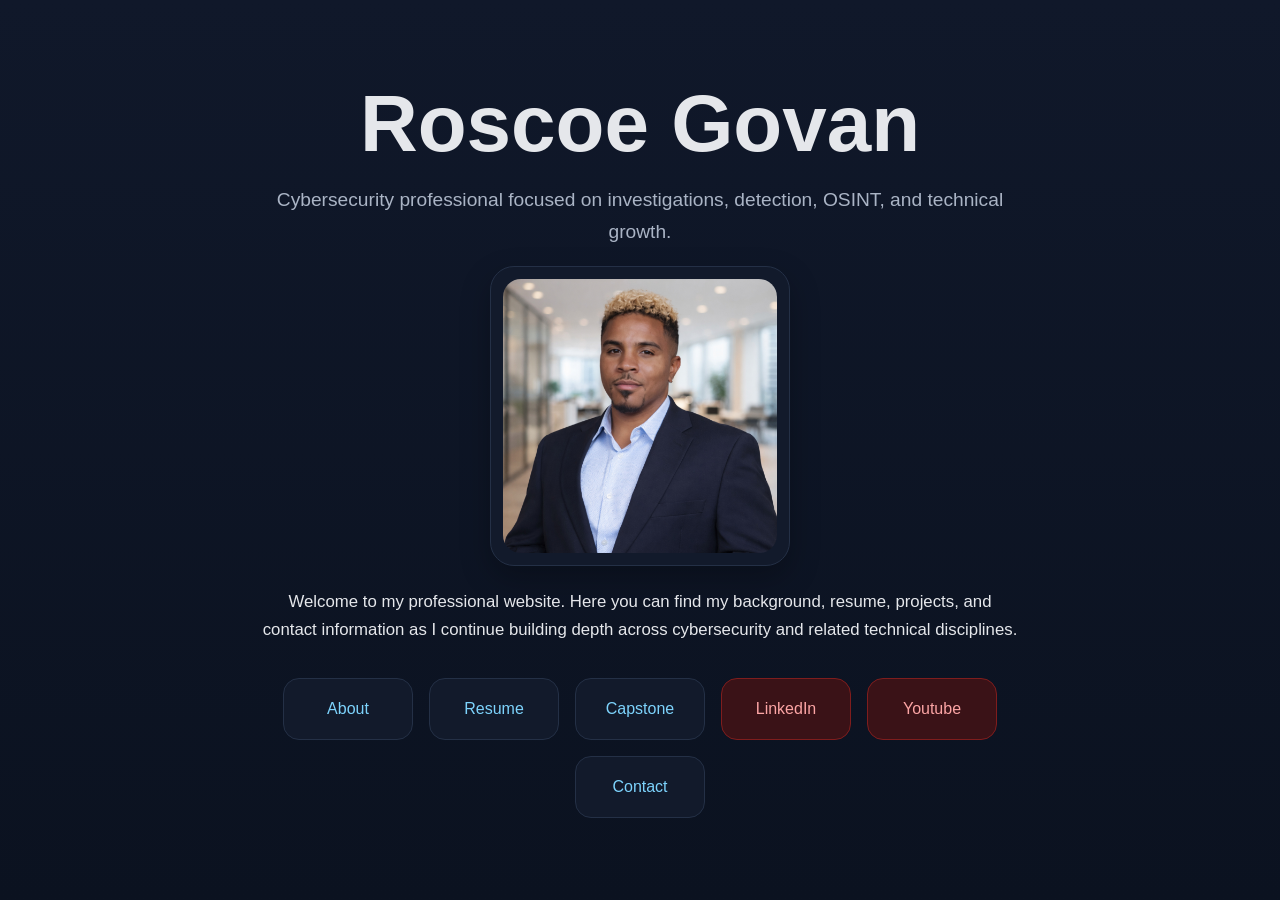
<file: index.html>
<!DOCTYPE html>
<html lang="en">
<head>
  <!-- Basic character encoding for the page -->
  <meta charset="UTF-8" />

  <!-- Makes the site scale properly on phones, tablets, and desktops -->
  <meta name="viewport" content="width=device-width, initial-scale=1.0" />

  <!-- The title shown in the browser tab -->
  <title>Home | Roscoe Govan</title>

  <!-- Short description used by search engines and link previews -->
  <meta
    name="description"
    content="Home page for Roscoe Govan's professional cybersecurity website."
  />

  <!-- Links this HTML page to your main stylesheet -->
  <link rel="stylesheet" href="style.css" />
</head>
<body>
  <!--
    Main landing page wrapper.
    This centers the Home page content vertically and horizontally.
  -->
  <main class="landing-page">

    <!--
      Main content container for the Home page.
      This controls spacing, width, and alignment.
    -->
    <div class="landing-container">

      <!-- Main homepage name heading -->
      <h1 class="landing-name">Roscoe Govan</h1>

      <!-- Short professional positioning statement -->
      <p class="landing-subtitle">
        Cybersecurity professional focused on investigations, detection, OSINT,
        and technical growth.
      </p>

      <!--
        Profile image section.
        Make sure this file exists in your repo at:
        images/homepage-photo.jpg
      -->
     <div class="landing-image-wrap">
      <img
        src="HomepagePhoto2.jpg"
        alt="Portrait of Roscoe Govan"
        class="landing-image"
      />
    </div>

      <!-- Short homepage summary -->
      <p class="landing-summary">
        Welcome to my professional website. Here you can find my background, resume, projects, and contact information as I continue building depth across cybersecurity and related technical disciplines.
      </p>

      <!--
        Main homepage navigation.
        GitHub and Notes have been removed from the Home page.
      -->
      <nav class="landing-nav" aria-label="Main navigation">
        <a href="about.html">About</a>
        <a href="resume.html">Resume</a>
        <a href="capstone.html">Capstone</a>
        <a href="https://www.linkedin.com/in/roscoegovan" target="_blank" rel="noopener noreferrer" class="external-link">LinkedIn</a>
        <a href="https://www.youtube.com/@wedieandrespawn6960" target="_blank" rel="noopener noreferrer" class="external-link">Youtube</a>
        <a href="contact.html">Contact</a>
      </nav>
    </div>
  </main>
</body>
</html>
</file>
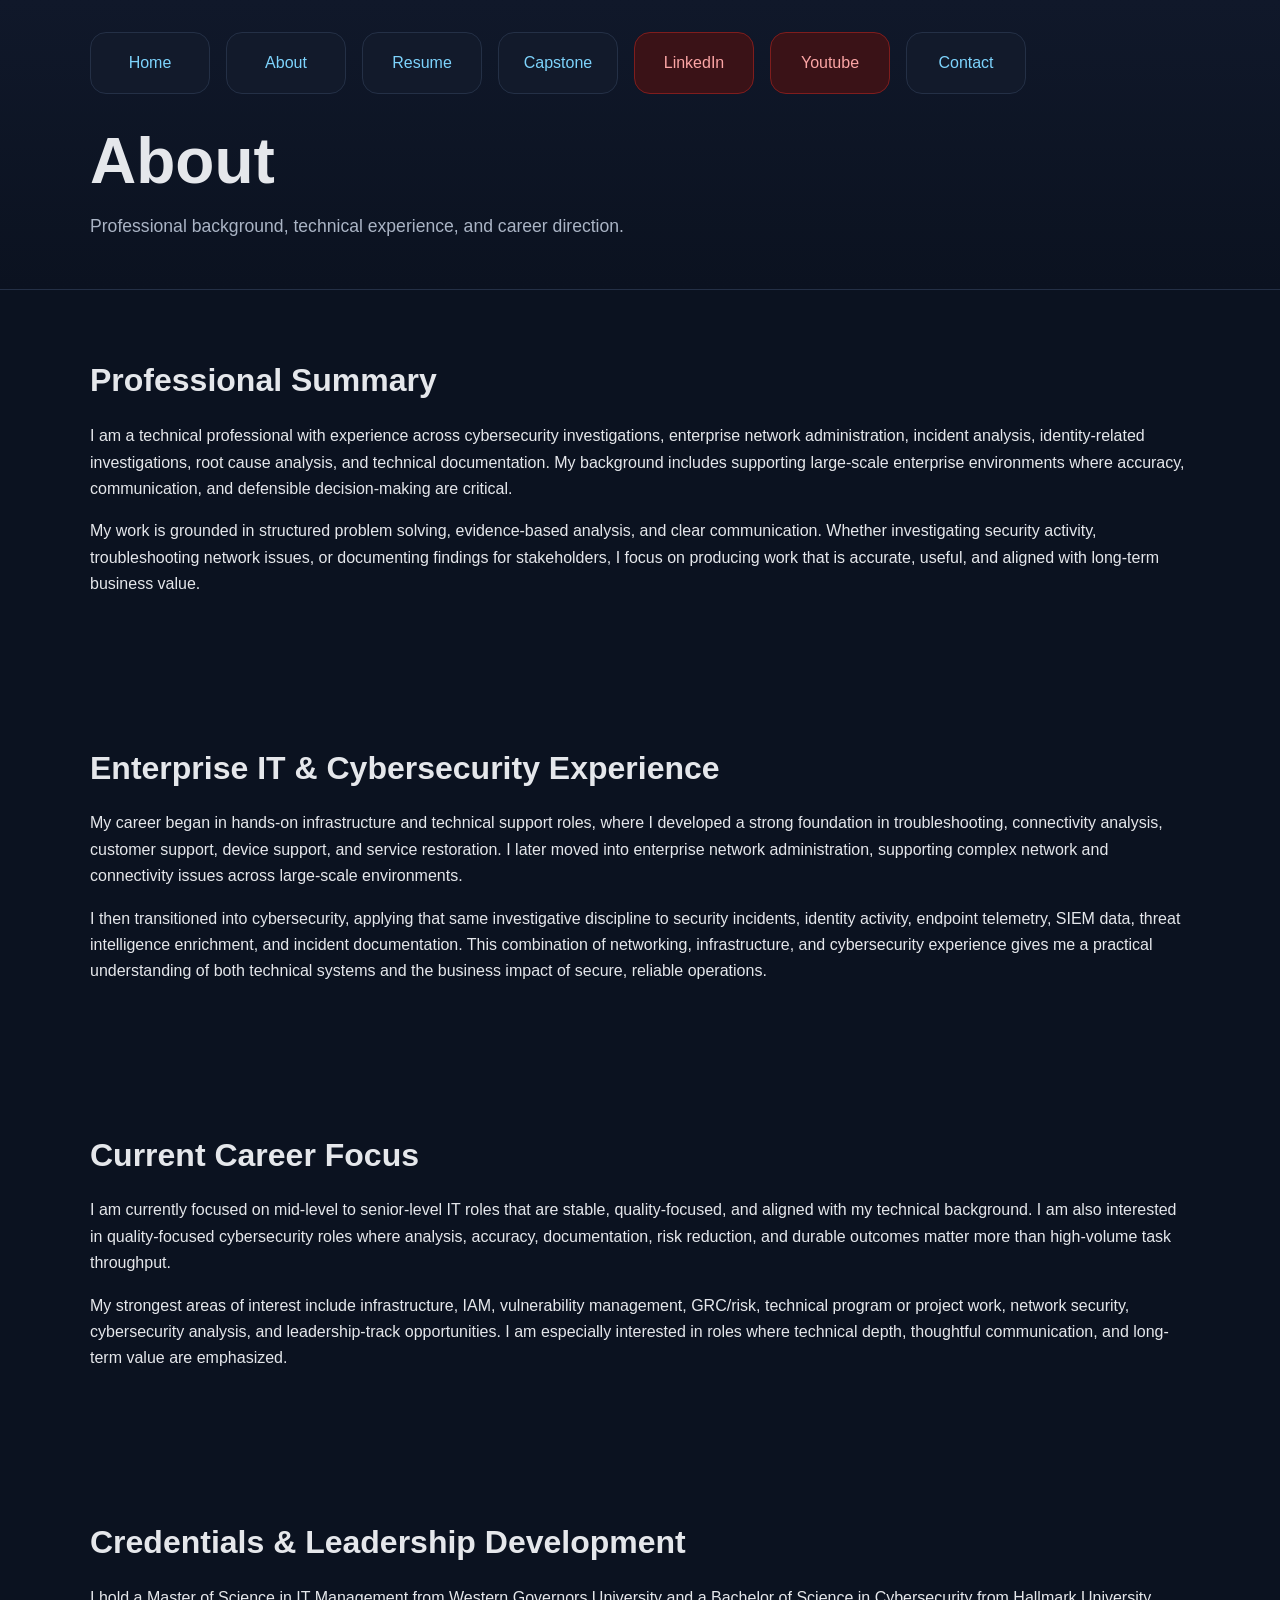
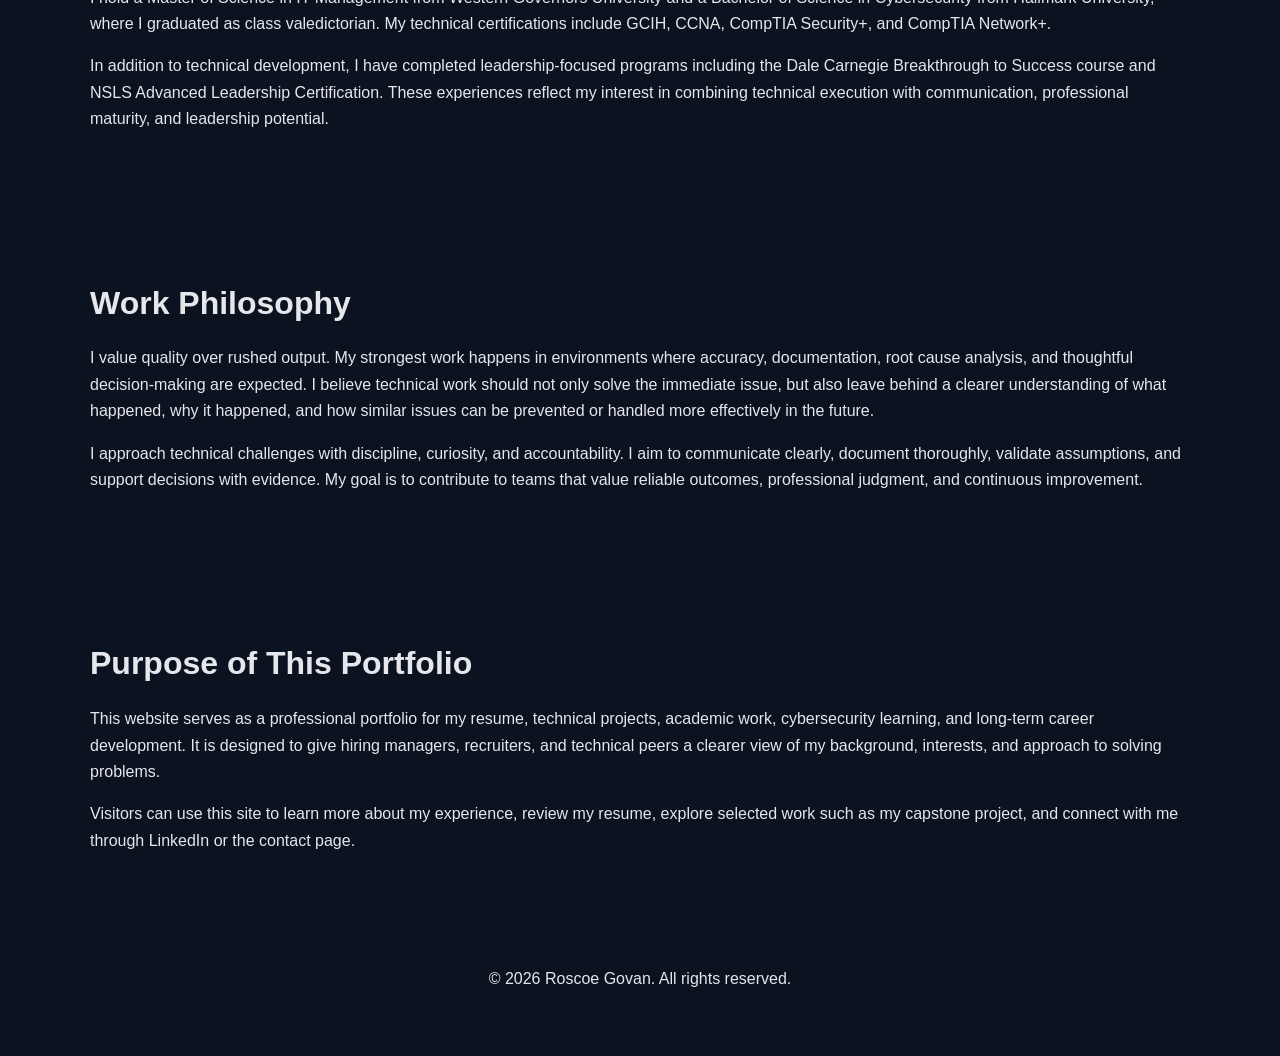
<file: about.html>
<!DOCTYPE html>
<html lang="en">
<head>
  <meta charset="UTF-8" />
  <meta name="viewport" content="width=device-width, initial-scale=1.0" />

  <!-- Page title shown in the browser tab -->
  <title>About | Roscoe Govan</title>

  <!-- Short page description for search engines and link previews -->
  <meta
    name="description"
    content="About Roscoe Govan, a technical professional with experience in cybersecurity investigations, enterprise IT, network administration, and technical documentation."
  />

  <!-- Main stylesheet -->
  <link rel="stylesheet" href="style.css" />
</head>

<body>
  <!-- Hero / page header -->
  <header class="hero">
    <div class="container">

      <!-- Main site navigation -->
      <nav class="site-nav" aria-label="Main navigation">
        <a href="index.html">Home</a>
        <a href="about.html">About</a>
        <a href="resume.html">Resume</a>
        <a href="capstone.html">Capstone</a>
        <a href="https://www.linkedin.com/in/roscoegovan" target="_blank" rel="noopener noreferrer" class="external-link">LinkedIn</a>
        <a href="https://www.youtube.com/@wedieandrespawn6960" target="_blank" rel="noopener noreferrer" class="external-link">Youtube</a>
        <a href="contact.html">Contact</a>
      </nav>

      <!-- Page heading -->
      <h1>About</h1>
      <p class="subtitle">Professional background, technical experience, and career direction.</p>
    </div>
  </header>

  <main>
    <!-- Professional Summary section -->
    <section class="section">
      <div class="container">
        <h2>Professional Summary</h2>
        <p>
          I am a technical professional with experience across cybersecurity investigations,
          enterprise network administration, incident analysis, identity-related investigations,
          root cause analysis, and technical documentation. My background includes supporting
          large-scale enterprise environments where accuracy, communication, and defensible
          decision-making are critical.
        </p>
        <p>
          My work is grounded in structured problem solving, evidence-based analysis, and clear
          communication. Whether investigating security activity, troubleshooting network issues,
          or documenting findings for stakeholders, I focus on producing work that is accurate,
          useful, and aligned with long-term business value.
        </p>
      </div>
    </section>

    <!-- Enterprise IT and cybersecurity experience section -->
    <section class="section">
      <div class="container">
        <h2>Enterprise IT &amp; Cybersecurity Experience</h2>
        <p>
          My career began in hands-on infrastructure and technical support roles, where I developed
          a strong foundation in troubleshooting, connectivity analysis, customer support, device
          support, and service restoration. I later moved into enterprise network administration,
          supporting complex network and connectivity issues across large-scale environments.
        </p>
        <p>
          I then transitioned into cybersecurity, applying that same investigative discipline to
          security incidents, identity activity, endpoint telemetry, SIEM data, threat intelligence
          enrichment, and incident documentation. This combination of networking, infrastructure,
          and cybersecurity experience gives me a practical understanding of both technical systems
          and the business impact of secure, reliable operations.
        </p>
      </div>
    </section>

    <!-- Current career focus section -->
    <section class="section">
      <div class="container">
        <h2>Current Career Focus</h2>
        <p>
          I am currently focused on mid-level to senior-level IT roles that are stable,
          quality-focused, and aligned with my technical background. I am also interested in
          quality-focused cybersecurity roles where analysis, accuracy, documentation, risk
          reduction, and durable outcomes matter more than high-volume task throughput.
        </p>
        <p>
          My strongest areas of interest include infrastructure, IAM, vulnerability management,
          GRC/risk, technical program or project work, network security, cybersecurity analysis,
          and leadership-track opportunities. I am especially interested in roles where technical
          depth, thoughtful communication, and long-term value are emphasized.
        </p>
      </div>
    </section>

    <!-- Credentials and leadership development section -->
    <section class="section">
      <div class="container">
        <h2>Credentials &amp; Leadership Development</h2>
        <p>
          I hold a Master of Science in IT Management from Western Governors University and a
          Bachelor of Science in Cybersecurity from Hallmark University, where I graduated as
          class valedictorian. My technical certifications include GCIH, CCNA, CompTIA Security+,
          and CompTIA Network+.
        </p>
        <p>
          In addition to technical development, I have completed leadership-focused programs
          including the Dale Carnegie Breakthrough to Success course and NSLS Advanced Leadership
          Certification. These experiences reflect my interest in combining technical execution
          with communication, professional maturity, and leadership potential.
        </p>
      </div>
    </section>

    <!-- Work philosophy section -->
    <section class="section">
      <div class="container">
        <h2>Work Philosophy</h2>
        <p>
          I value quality over rushed output. My strongest work happens in environments where
          accuracy, documentation, root cause analysis, and thoughtful decision-making are expected.
          I believe technical work should not only solve the immediate issue, but also leave behind
          a clearer understanding of what happened, why it happened, and how similar issues can be
          prevented or handled more effectively in the future.
        </p>
        <p>
          I approach technical challenges with discipline, curiosity, and accountability. I aim to
          communicate clearly, document thoroughly, validate assumptions, and support decisions with
          evidence. My goal is to contribute to teams that value reliable outcomes, professional
          judgment, and continuous improvement.
        </p>
      </div>
    </section>

    <!-- Purpose of portfolio section -->
    <section class="section">
      <div class="container">
        <h2>Purpose of This Portfolio</h2>
        <p>
          This website serves as a professional portfolio for my resume, technical projects,
          academic work, cybersecurity learning, and long-term career development. It is designed
          to give hiring managers, recruiters, and technical peers a clearer view of my background,
          interests, and approach to solving problems.
        </p>
        <p>
          Visitors can use this site to learn more about my experience, review my resume, explore
          selected work such as my capstone project, and connect with me through LinkedIn or the
          contact page.
        </p>
      </div>
    </section>
  </main>

  <!-- Footer -->
  <footer class="footer">
    <div class="container">
      <p>© 2026 Roscoe Govan. All rights reserved.</p>
    </div>
  </footer>
</body>
</html>
</file>
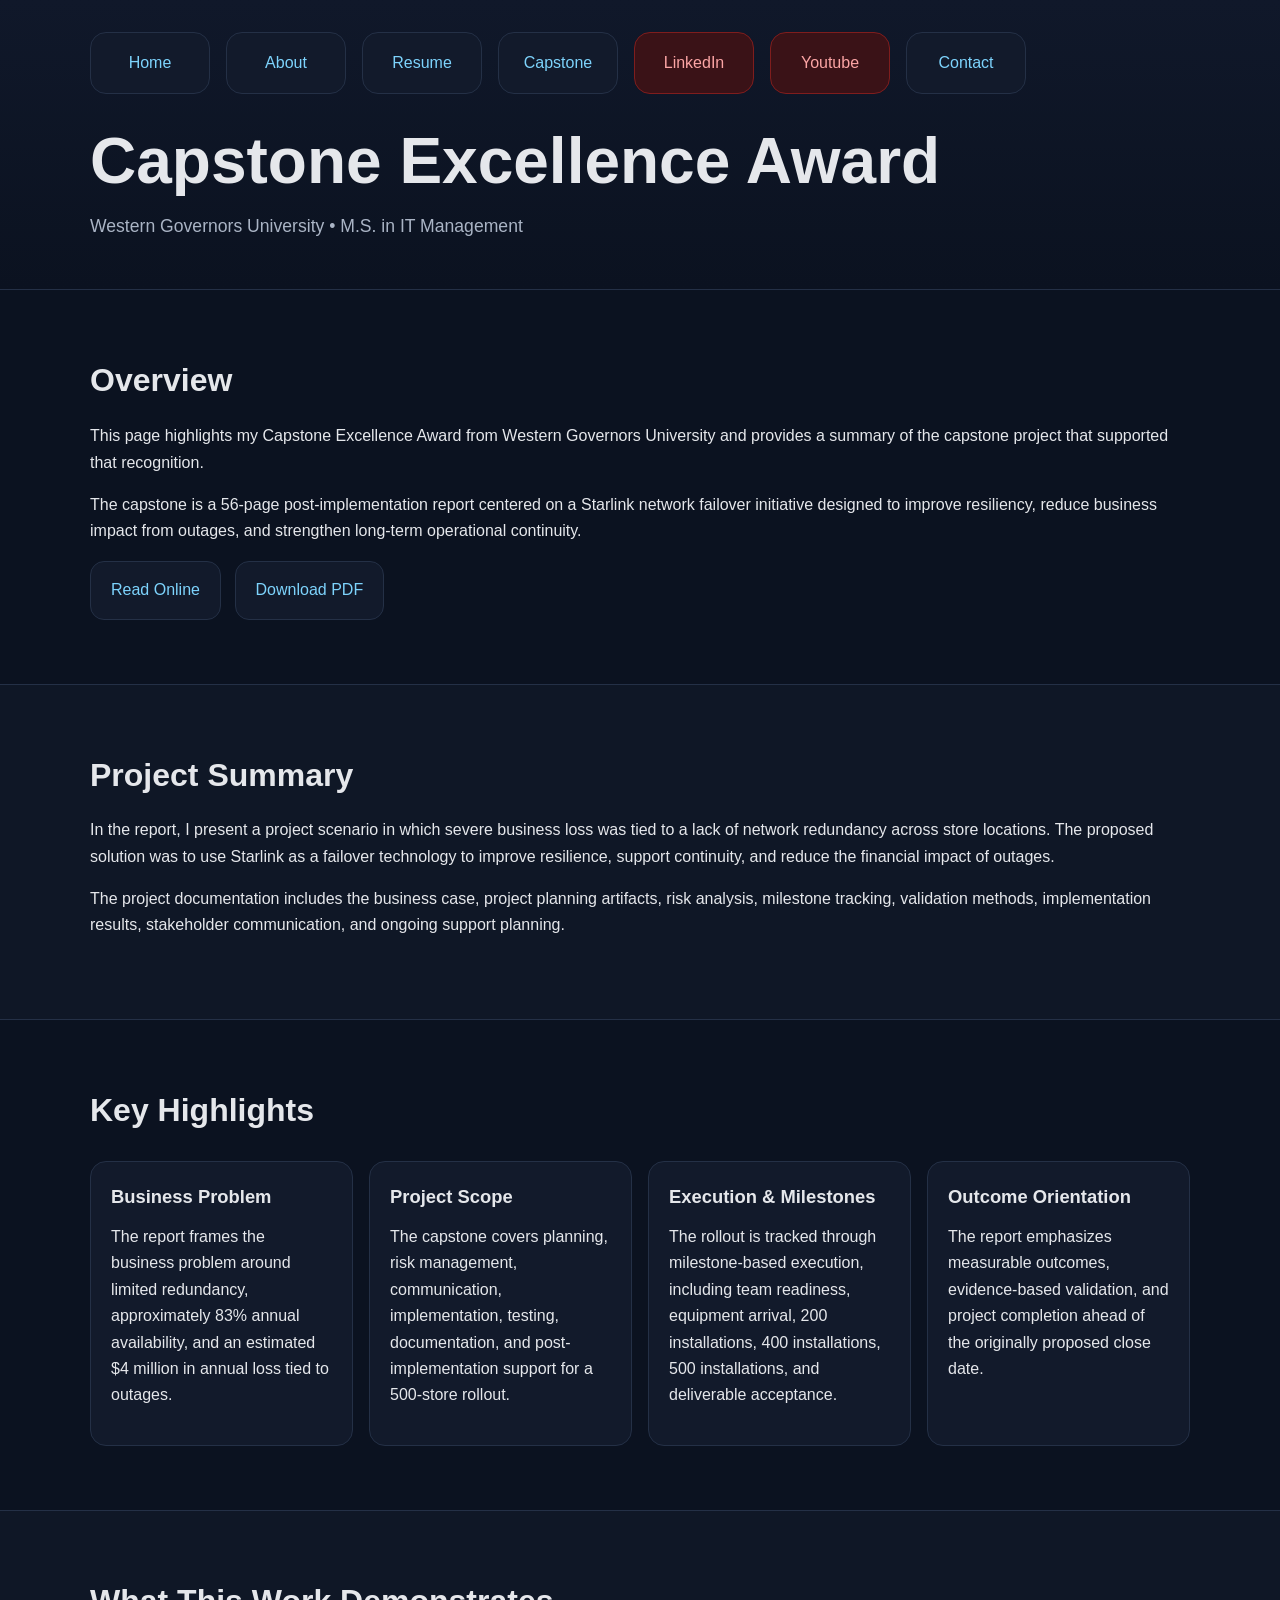
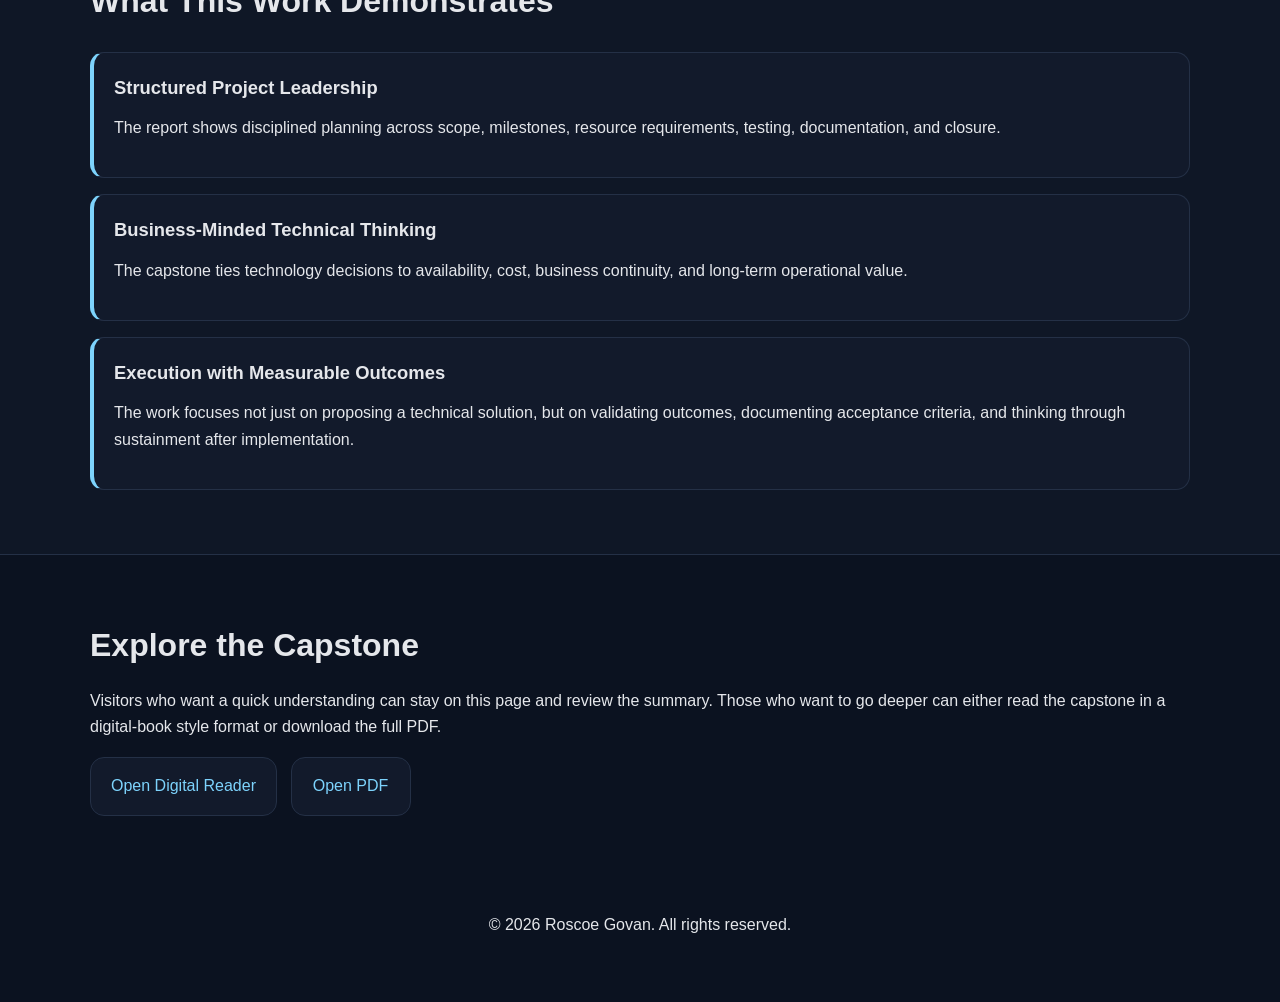
<file: capstone.html>
<!DOCTYPE html>
<html lang="en">
<head>
  <!-- Basic character encoding -->
  <meta charset="UTF-8" />

  <!-- Makes the page responsive on phones and tablets -->
  <meta name="viewport" content="width=device-width, initial-scale=1.0" />

  <!-- Browser tab title -->
  <title>Capstone Excellence Award | Roscoe Govan</title>

  <!-- Search / preview description -->
  <meta
    name="description"
    content="Capstone Excellence Award page for Roscoe Govan featuring a summary of his Western Governors University capstone and access to read or download the full report."
  />

  <!-- Main stylesheet -->
  <link rel="stylesheet" href="style.css" />
</head>
<body>
  <!--
    PAGE HEADER
    ------------------------------------------------------
    This is the hero section at the top of the page.
    It contains the navigation bar, page title, and subtitle.
  -->
  <header class="hero">
    <div class="container">
      <!--
        NAVIGATION
        ----------------------------------------------------
        Add or remove buttons here if your site navigation changes later.
      -->
      <nav class="site-nav" aria-label="Main navigation">
        <a href="index.html">Home</a>
        <a href="about.html">About</a>
        <a href="resume.html">Resume</a>
        <a href="resume.html">Capstone</a>
        <a href="https://www.linkedin.com/in/roscoegovan" target="_blank" rel="noopener noreferrer" class="external-link">LinkedIn</a>
        <a href="https://www.youtube.com/@wedieandrespawn6960" target="_blank" rel="noopener noreferrer" class="external-link">Youtube</a>
        <a href="contact.html">Contact</a>
      </nav>

      <!-- Main page heading -->
      <h1>Capstone Excellence Award</h1>

      <!-- Short page subtitle -->
      <p class="subtitle">
        Western Governors University • M.S. in IT Management
      </p>
    </div>
  </header>

  <main>
    <!--
      INTRO / AWARD OVERVIEW
      ------------------------------------------------------
      This section explains what the page is and why the capstone matters.
    -->
    <section class="section">
      <div class="container">
        <h2>Overview</h2>
        <p>
          This page highlights my Capstone Excellence Award from Western Governors
          University and provides a summary of the capstone project that supported
          that recognition.
        </p>

        <p>
          The capstone is a 56-page post-implementation report centered on a
          Starlink network failover initiative designed to improve resiliency,
          reduce business impact from outages, and strengthen long-term operational
          continuity.
        </p>

        <!--
          PRIMARY ACTION BUTTONS
          --------------------------------------------------
          Update these href values to match where you place the PDF
          and where you eventually host the reader page.
        -->
        <div class="hero-links">
          <a href="capstone-reader.html">Read Online</a>
          <a href="documents/Capstone_Written_Report_RoscoeGovan.pdf" target="_blank" rel="noopener noreferrer">Download PDF</a>
        </div>
      </div>
    </section>

    <!--
      PROJECT SUMMARY
      ------------------------------------------------------
      This section gives a concise, visitor-friendly summary of the work.
    -->
    <section class="section alt">
      <div class="container">
        <h2>Project Summary</h2>
        <p>
          In the report, I present a project scenario in which severe business loss
          was tied to a lack of network redundancy across store locations. The
          proposed solution was to use Starlink as a failover technology to improve
          resilience, support continuity, and reduce the financial impact of outages.
        </p>

        <p>
          The project documentation includes the business case, project planning
          artifacts, risk analysis, milestone tracking, validation methods,
          implementation results, stakeholder communication, and ongoing support
          planning.
        </p>
      </div>
    </section>

    <!--
      KEY HIGHLIGHTS
      ------------------------------------------------------
      These cards summarize the most important takeaways for visitors
      who will not read the full document.
    -->
    <section class="section">
      <div class="container">
        <h2>Key Highlights</h2>

        <div class="grid">
          <div class="card">
            <h3>Business Problem</h3>
            <p>
              The report frames the business problem around limited redundancy,
              approximately 83% annual availability, and an estimated $4 million
              in annual loss tied to outages.
            </p>
          </div>

          <div class="card">
            <h3>Project Scope</h3>
            <p>
              The capstone covers planning, risk management, communication,
              implementation, testing, documentation, and post-implementation
              support for a 500-store rollout.
            </p>
          </div>

          <div class="card">
            <h3>Execution & Milestones</h3>
            <p>
              The rollout is tracked through milestone-based execution, including
              team readiness, equipment arrival, 200 installations, 400 installations,
              500 installations, and deliverable acceptance.
            </p>
          </div>

          <div class="card">
            <h3>Outcome Orientation</h3>
            <p>
              The report emphasizes measurable outcomes, evidence-based validation,
              and project completion ahead of the originally proposed close date.
            </p>
          </div>
        </div>
      </div>
    </section>

    <!--
      WHAT THE CAPSTONE DEMONSTRATES
      ------------------------------------------------------
      This section translates the capstone into career-relevant strengths.
    -->
    <section class="section alt">
      <div class="container">
        <h2>What This Work Demonstrates</h2>

        <div class="timeline">
          <div class="timeline-item">
            <h3>Structured Project Leadership</h3>
            <p>
              The report shows disciplined planning across scope, milestones,
              resource requirements, testing, documentation, and closure.
            </p>
          </div>

          <div class="timeline-item">
            <h3>Business-Minded Technical Thinking</h3>
            <p>
              The capstone ties technology decisions to availability, cost,
              business continuity, and long-term operational value.
            </p>
          </div>

          <div class="timeline-item">
            <h3>Execution with Measurable Outcomes</h3>
            <p>
              The work focuses not just on proposing a technical solution, but on
              validating outcomes, documenting acceptance criteria, and thinking
              through sustainment after implementation.
            </p>
          </div>
        </div>
      </div>
    </section>

    <!--
      READ / DOWNLOAD SECTION
      ------------------------------------------------------
      This gives visitors two clear next actions:
      read the capstone online or download the PDF.
    -->
    <section class="section">
      <div class="container">
        <h2>Explore the Capstone</h2>
        <p>
          Visitors who want a quick understanding can stay on this page and review
          the summary. Those who want to go deeper can either read the capstone in
          a digital-book style format or download the full PDF.
        </p>

        <div class="hero-links">
          <a href="capstone-reader.html">Open Digital Reader</a>
          <a href="documents/Capstone_Written_Report_RoscoeGovan.pdf" target="_blank" rel="noopener noreferrer">Open PDF</a>
        </div>
      </div>
    </section>
  </main>

  <!--
    FOOTER
    ------------------------------------------------------
    Standard footer used across the site.
  -->
  <footer class="footer">
    <div class="container">
      <p>© 2026 Roscoe Govan. All rights reserved.</p>
    </div>
  </footer>
</body>
</html>
</file>
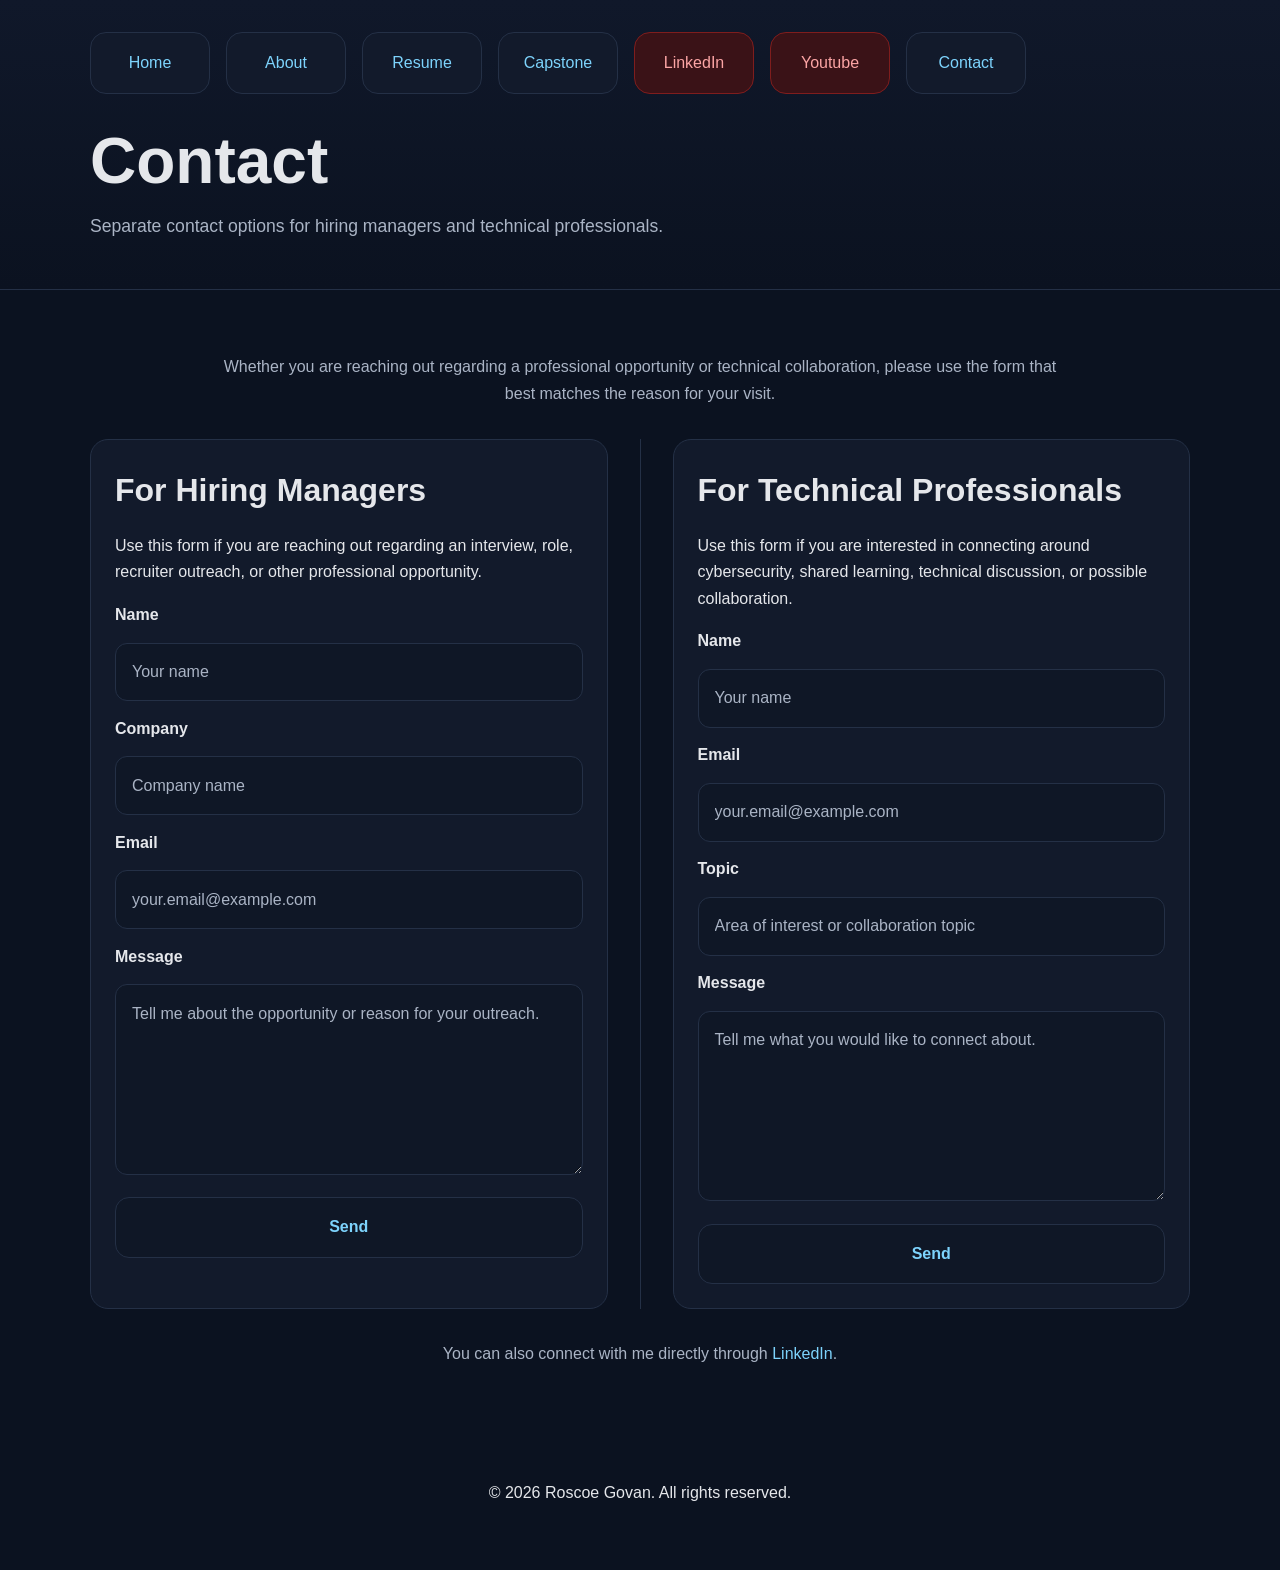
<file: contact.html>
<!DOCTYPE html>
<html lang="en">
<head>
  <!-- Basic character encoding -->
  <meta charset="UTF-8" />

  <!-- Makes the page responsive on phones and tablets -->
  <meta name="viewport" content="width=device-width, initial-scale=1.0" />

  <!-- Browser tab title -->
  <title>Contact | Roscoe Govan</title>

  <!-- Search / preview description -->
  <meta
    name="description"
    content="Contact page for Roscoe Govan with separate sections for hiring managers and technical professionals."
  />

  <!-- Main stylesheet -->
  <link rel="stylesheet" href="style.css" />
</head>
<body>
  <!-- Page header -->
  <header class="hero">
    <div class="container">
      <!-- Top navigation -->
      <nav class="site-nav" aria-label="Main navigation">
        <a href="index.html">Home</a>
        <a href="about.html">About</a>
        <a href="resume.html">Resume</a>
        <a href="capstone.html">Capstone</a>
        <a href="https://www.linkedin.com/in/roscoegovan" target="_blank" rel="noopener noreferrer" class="external-link">LinkedIn</a>
        <a href="https://www.youtube.com/@wedieandrespawn6960" target="_blank" rel="noopener noreferrer" class="external-link">Youtube</a>
        <a href="contact.html">Contact</a>
      </nav>

      <h1>Contact</h1>
      <p class="subtitle">
        Separate contact options for hiring managers and technical professionals.
      </p>
    </div>
  </header>

  <main>
    <section class="section">
      <div class="container">
        <!-- Intro text -->
        <p class="contact-intro">
          Whether you are reaching out regarding a professional opportunity or
          technical collaboration, please use the form that best matches the
          reason for your visit.
        </p>

        <!-- Two-column split layout -->
        <div class="contact-split">
          <!-- Left side -->
          <div class="contact-panel">
            <h2>For Hiring Managers</h2>
            <p>
              Use this form if you are reaching out regarding an interview,
              role, recruiter outreach, or other professional opportunity.
            </p>

            <form class="contact-form" action="#" method="post">
              <label for="hm-name">Name</label>
              <input type="text" id="hm-name" name="hm-name" placeholder="Your name" />

              <label for="hm-company">Company</label>
              <input type="text" id="hm-company" name="hm-company" placeholder="Company name" />

              <label for="hm-email">Email</label>
              <input type="email" id="hm-email" name="hm-email" placeholder="your.email@example.com" />

              <label for="hm-message">Message</label>
              <textarea
                id="hm-message"
                name="hm-message"
                rows="6"
                placeholder="Tell me about the opportunity or reason for your outreach."
              ></textarea>

              <button type="submit">Send</button>
            </form>
          </div>

          <!-- Right side -->
          <div class="contact-panel">
            <h2>For Technical Professionals</h2>
            <p>
              Use this form if you are interested in connecting around
              cybersecurity, shared learning, technical discussion, or possible
              collaboration.
            </p>

            <form class="contact-form" action="#" method="post">
              <label for="tp-name">Name</label>
              <input type="text" id="tp-name" name="tp-name" placeholder="Your name" />

              <label for="tp-email">Email</label>
              <input type="email" id="tp-email" name="tp-email" placeholder="your.email@example.com" />

              <label for="tp-topic">Topic</label>
              <input type="text" id="tp-topic" name="tp-topic" placeholder="Area of interest or collaboration topic" />

              <label for="tp-message">Message</label>
              <textarea
                id="tp-message"
                name="tp-message"
                rows="6"
                placeholder="Tell me what you would like to connect about."
              ></textarea>

              <button type="submit">Send</button>
            </form>
          </div>
        </div>

        <!-- Bottom note -->
        <p class="contact-note">
          You can also connect with me directly through
          <a href="https://www.linkedin.com/in/roscoegovan" target="_blank" rel="noopener noreferrer">LinkedIn</a>.
        </p>
      </div>
    </section>
  </main>

  <footer class="footer">
    <div class="container">
      <p>© 2026 Roscoe Govan. All rights reserved.</p>
    </div>
  </footer>
</body>
</html>
</file>
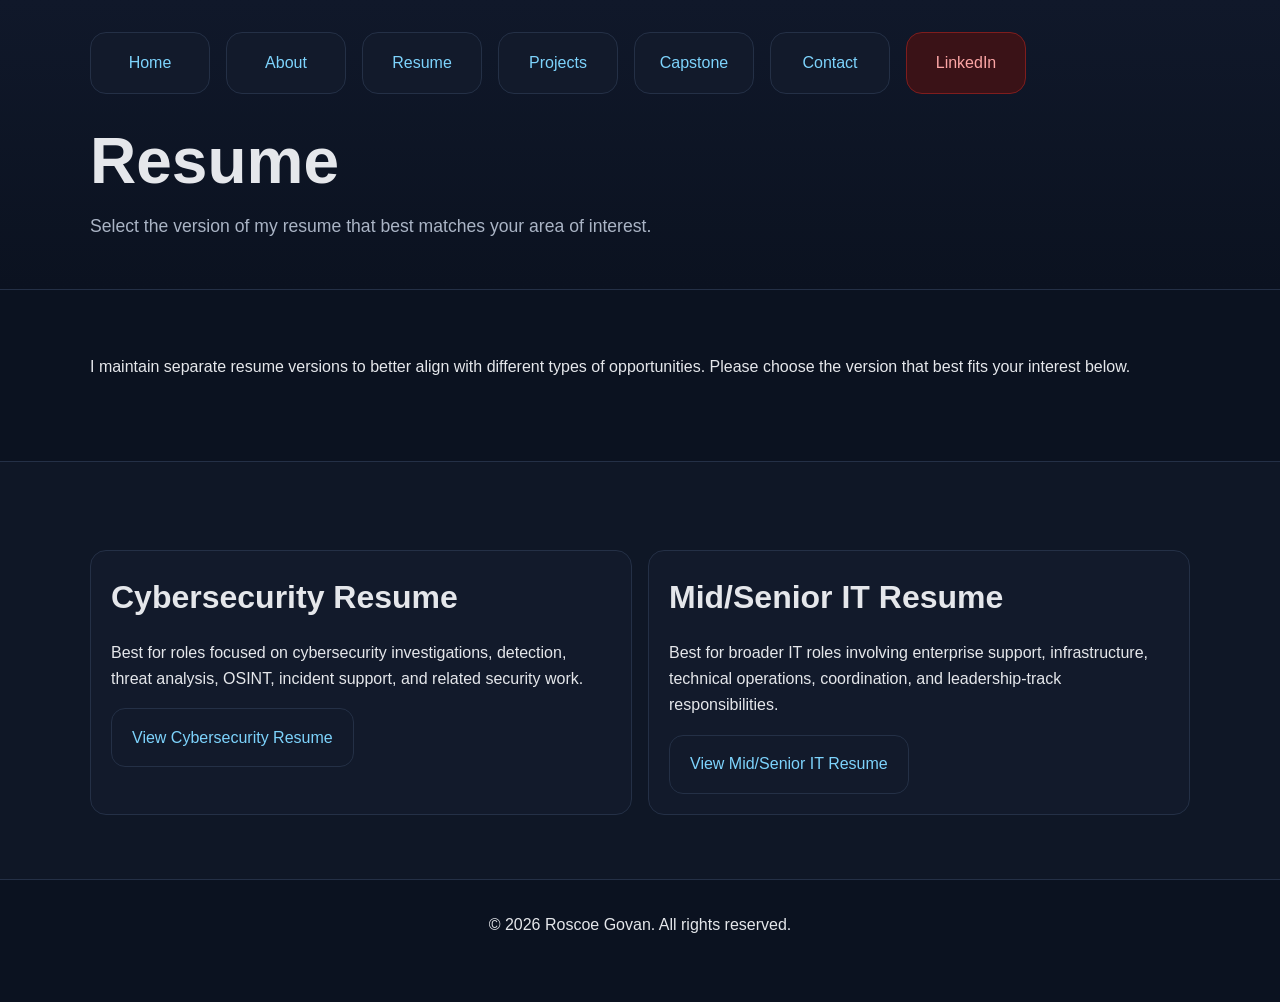
<file: resume.html>
<!DOCTYPE html>
<html lang="en">
<head>
  <!-- Basic character encoding -->
  <meta charset="UTF-8" />

  <!-- Makes the page responsive on phones and tablets -->
  <meta name="viewport" content="width=device-width, initial-scale=1.0" />

  <!-- Browser tab title -->
  <title>Resume | Roscoe Govan</title>

  <!-- Search / preview description -->
  <meta
    name="description"
    content="Resume selection page for Roscoe Govan with separate options for cybersecurity and mid/senior IT roles."
  />

  <!-- Main stylesheet -->
  <link rel="stylesheet" href="style.css" />
</head>
<body>
  <!--
    PAGE HEADER
    ------------------------------------------------------
    Top section containing navigation and page title.
  -->
  <header class="hero">
    <div class="container">
      <!-- Main site navigation -->
      <nav class="site-nav" aria-label="Main navigation">
        <a href="index.html">Home</a>
        <a href="about.html">About</a>
        <a href="resume.html">Resume</a>
        <a href="projects.html">Projects</a>
        <a href="capstone.html">Capstone</a>
        <a href="contact.html">Contact</a>
        <a href="https://www.linkedin.com/in/roscoegovan" target="_blank" rel="noopener noreferrer" class="external-link">LinkedIn</a>
      </nav>

      <!-- Main heading -->
      <h1>Resume</h1>

      <!-- Short explanation -->
      <p class="subtitle">
        Select the version of my resume that best matches your area of interest.
      </p>
    </div>
  </header>

  <main>
    <!--
      INTRO SECTION
      ------------------------------------------------------
      Gives visitors a quick explanation of why two resume
      options are available.
    -->
    <section class="section">
      <div class="container">
        <p class="resume-intro">
          I maintain separate resume versions to better align with different
          types of opportunities. Please choose the version that best fits your
          interest below.
        </p>
      </div>
    </section>

    <!--
      RESUME OPTION CARDS
      ------------------------------------------------------
      Each card sends the visitor to a separate resume page.
    -->
    <section class="section alt">
      <div class="container">
        <div class="grid">
          <!-- Cybersecurity resume option -->
          <div class="card">
            <h2>Cybersecurity Resume</h2>
            <p>
              Best for roles focused on cybersecurity investigations, detection,
              threat analysis, OSINT, incident support, and related security work.
            </p>

            <div class="hero-links">
              <a href="Roscoe_Govan_Resume.pdf">View Cybersecurity Resume</a>
            </div>
          </div>

          <!-- Mid/Senior IT resume option -->
          <div class="card">
            <h2>Mid/Senior IT Resume</h2>
            <p>
              Best for broader IT roles involving enterprise support, infrastructure,
              technical operations, coordination, and leadership-track responsibilities.
            </p>

            <div class="hero-links">
              <a href="resume-it.html">View Mid/Senior IT Resume</a>
            </div>
          </div>
        </div>
      </div>
    </section>
  </main>

  <!--
    FOOTER
    ------------------------------------------------------
    Standard footer used across the site.
  -->
  <footer class="footer">
    <div class="container">
      <p>© 2026 Roscoe Govan. All rights reserved.</p>
    </div>
  </footer>
</body>
</html>
</file>
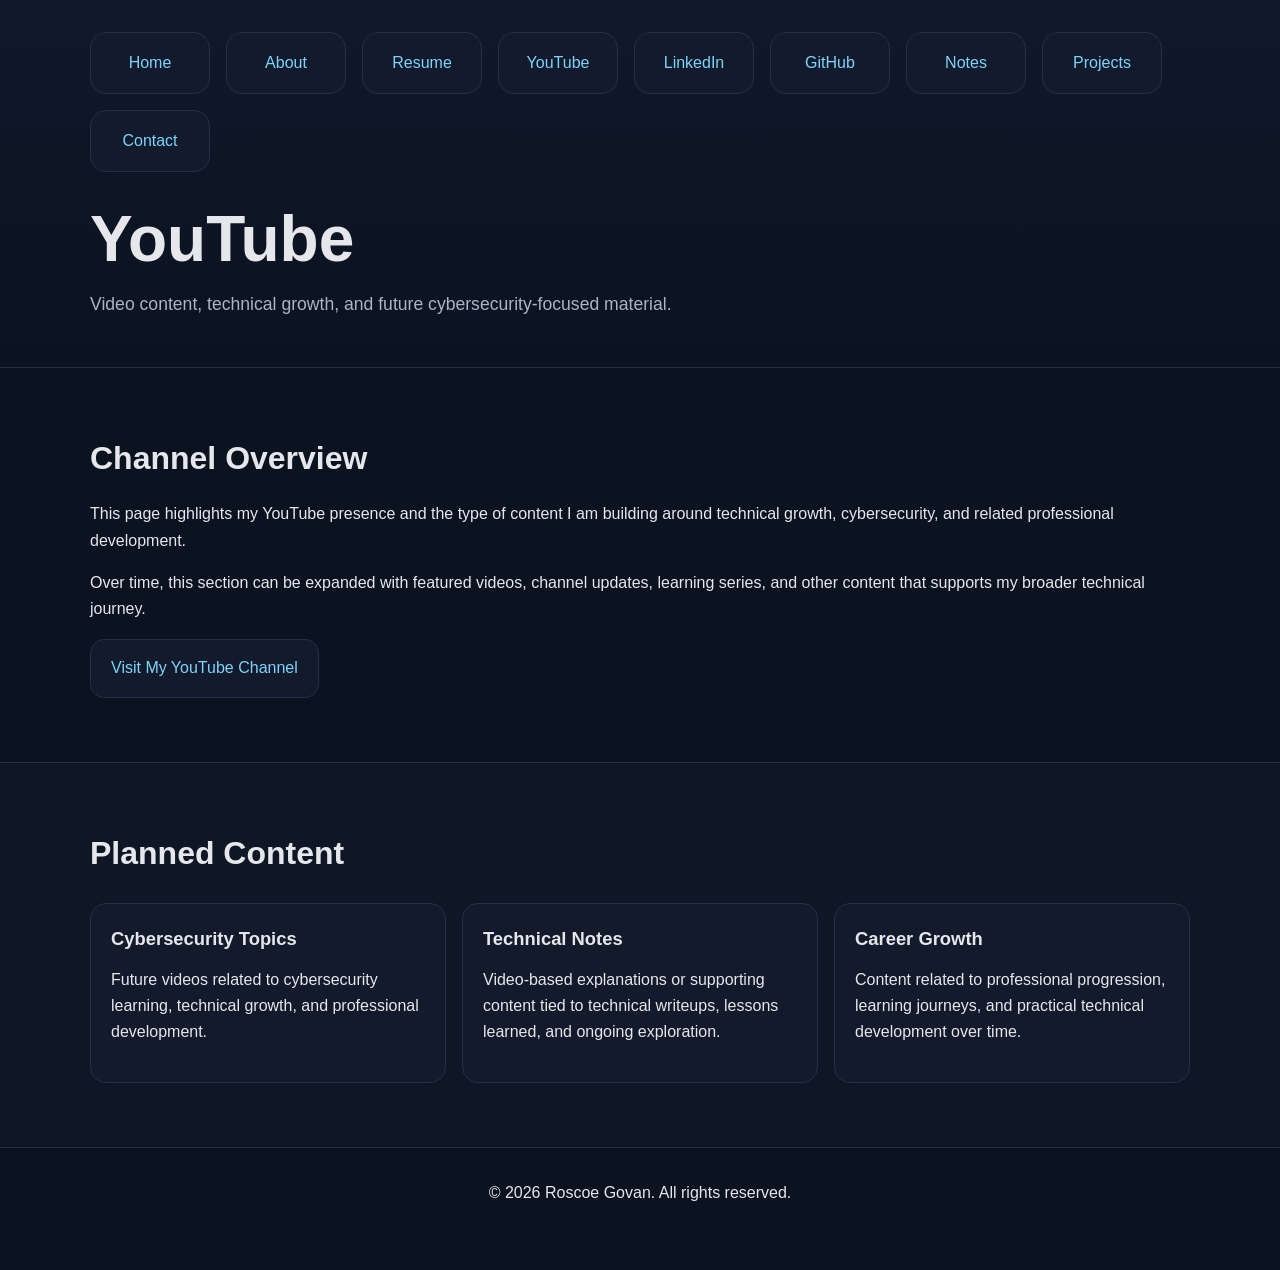
<file: youtube.html>
<!DOCTYPE html>
<html lang="en">
<head>
  <!-- Basic character encoding -->
  <meta charset="UTF-8" />

  <!-- Helps the page scale properly on phones and tablets -->
  <meta name="viewport" content="width=device-width, initial-scale=1.0" />

  <!-- Browser tab title -->
  <title>YouTube | Roscoe Govan</title>

  <!-- Search engine / preview description -->
  <meta
    name="description"
    content="YouTube page for Roscoe Govan featuring technical content, growth, and future cybersecurity videos."
  />

  <!-- Main stylesheet -->
  <link rel="stylesheet" href="style.css" />
</head>
<body>
  <!--
    Standard page header.
    This gives the YouTube page the same look and feel as the rest of the site.
  -->
  <header class="hero">
    <div class="container">
      <!--
        Main site navigation.
        Add YouTube here so visitors can move between pages.
      -->
      <nav class="site-nav" aria-label="Main navigation">
        <a href="index.html">Home</a>
        <a href="about.html">About</a>
        <a href="resume.html">Resume</a>
        <a href="youtube.html">YouTube</a>
        <a href="https://www.linkedin.com/in/roscoegovan" target="_blank" rel="noopener noreferrer">LinkedIn</a>
        <a href="https://github.com/roscoe-govan" target="_blank" rel="noopener noreferrer">GitHub</a>
        <a href="notes.html">Notes</a>
        <a href="projects.html">Projects</a>
        <a href="contact.html">Contact</a>
      </nav>

      <!-- Page heading -->
      <h1>YouTube</h1>

      <!-- Short page subtitle -->
      <p class="subtitle">
        Video content, technical growth, and future cybersecurity-focused material.
      </p>
    </div>
  </header>

  <main>
    <!--
      Intro section for the page.
      Explains what visitors should expect from your YouTube presence.
    -->
    <section class="section">
      <div class="container">
        <h2>Channel Overview</h2>
        <p>
          This page highlights my YouTube presence and the type of content I am
          building around technical growth, cybersecurity, and related
          professional development.
        </p>
        <p>
          Over time, this section can be expanded with featured videos, channel
          updates, learning series, and other content that supports my broader
          technical journey.
        </p>

        <!--
          Primary action button for your actual YouTube channel.
          Replace the placeholder URL below with your real channel URL.
        -->
        <div class="hero-links">
          <a href="https://www.youtube.com/" target="_blank" rel="noopener noreferrer">
            Visit My YouTube Channel
          </a>
        </div>
      </div>
    </section>

    <!--
      Placeholder section for future content categories.
      This gives the page structure even before your channel is fully built out.
    -->
    <section class="section alt">
      <div class="container">
        <h2>Planned Content</h2>

        <div class="grid">
          <div class="card">
            <h3>Cybersecurity Topics</h3>
            <p>
              Future videos related to cybersecurity learning, technical growth,
              and professional development.
            </p>
          </div>

          <div class="card">
            <h3>Technical Notes</h3>
            <p>
              Video-based explanations or supporting content tied to technical
              writeups, lessons learned, and ongoing exploration.
            </p>
          </div>

          <div class="card">
            <h3>Career Growth</h3>
            <p>
              Content related to professional progression, learning journeys,
              and practical technical development over time.
            </p>
          </div>
        </div>
      </div>
    </section>
  </main>

  <!-- Site footer -->
  <footer class="footer">
    <div class="container">
      <p>© 2026 Roscoe Govan. All rights reserved.</p>
    </div>
  </footer>
</body>
</html>
</file>
<file: style.css>
/* =========================================================
   COLOR VARIABLES / SITE THEME
   ---------------------------------------------------------
   These variables control the overall color palette for the
   website. If you want to change the site's look later,
   this is the safest place to start.
   ========================================================= */
:root {
  /* Main background color for the page */
  --bg: #0b1220;

  /* Standard card / button background color */
  --panel: #121a2b;

  /* Slight alternate panel color if needed on other pages */
  --panel-alt: #0f1726;

  /* Main text color used across the page */
  --text: #e5e7eb;

  /* Secondary / softer text color for subtitles */
  --muted: #aab4c5;

  /* Border color used for cards, buttons, and image frames */
  --line: #243046;

  /* Main accent color used for buttons and links */
  --accent: #7dd3fc;

  /* Slightly brighter accent color for hover states */
  --accent-hover: #38bdf8;

  /* External link colors for items that take the visitor away from your site */
  --external-bg: #3a1217;
  --external-border: #7f1d1d;
  --external-text: #fca5a5;
  --external-hover-bg: #4a151b;
  --external-hover-border: #dc2626;
  --external-hover-text: #fecaca;
}

/* =========================================================
   GLOBAL RESET / BASE ELEMENT BEHAVIOR
   ---------------------------------------------------------
   These rules create a cleaner starting point for layout and
   make spacing and sizing more predictable across the page.
   ========================================================= */
* {
  box-sizing: border-box;
}

html {
  scroll-behavior: smooth;
}

/* =========================================================
   BODY / WHOLE PAGE STYLING
   ---------------------------------------------------------
   This controls the overall page background, font, text
   color, and general readability.
   ========================================================= */
body {
  margin: 0;
  font-family: Arial, Helvetica, sans-serif;
  background: var(--bg);
  color: var(--text);
  line-height: 1.65;
}

/* =========================================================
   DEFAULT LINK STYLING
   ---------------------------------------------------------
   This sets how normal links appear unless a more specific
   rule overrides them.
   ========================================================= */
a {
  color: var(--accent);
  text-decoration: none;
}

a:hover {
  color: var(--accent-hover);
}

/* =========================================================
   IMAGE DEFAULT BEHAVIOR
   ---------------------------------------------------------
   Prevents images from overflowing their containers.
   ========================================================= */
img {
  max-width: 100%;
  display: block;
}

/* =========================================================
   SHARED CONTENT CONTAINER
   ---------------------------------------------------------
   Used on interior pages like Contact, About, Resume, etc.
   Keeps content centered with a max width.
   ========================================================= */
.container {
  width: min(100% - 2rem, 1100px);
  margin: 0 auto;
}

/* =========================================================
   INTERIOR PAGE HERO / HEADER
   ---------------------------------------------------------
   Used for pages like Contact, About, Resume, Projects.
   Controls the top banner area.
   ========================================================= */
.hero {
  padding: 2rem 0 3rem;
  border-bottom: 1px solid var(--line);
  background: linear-gradient(180deg, #10182a 0%, #0b1220 100%);
}

/* Small uppercase label style if needed later */
.eyebrow {
  text-transform: uppercase;
  letter-spacing: 0.08em;
  color: var(--accent);
  font-size: 0.85rem;
  margin-bottom: 0.75rem;
}

/* Main page heading style */
h1 {
  margin: 0 0 1rem;
  font-size: clamp(2.4rem, 5vw, 4rem);
  line-height: 1.1;
  color: var(--text);
}

/* Subtitle under page headings */
.subtitle {
  max-width: 750px;
  font-size: 1.1rem;
  color: var(--muted);
  margin-bottom: 0;
}

/* =========================================================
   GENERIC PAGE SECTION STYLING
   ---------------------------------------------------------
   Use .section for normal content blocks and .section.alt
   when you want a darker contrast section.
   ========================================================= */
.section {
  padding: 4rem 0;
}

.section.alt {
  background: var(--panel-alt);
  border-top: 1px solid var(--line);
  border-bottom: 1px solid var(--line);
}

/* Standard heading sizes for content sections */
h2 {
  font-size: 2rem;
  margin-top: 0;
  margin-bottom: 1rem;
  color: var(--text);
}

h3 {
  margin-top: 0;
  margin-bottom: 0.75rem;
  font-size: 1.15rem;
  color: var(--text);
}

/* Default paragraph spacing */
p {
  margin-top: 0;
  margin-bottom: 1rem;
  color: var(--text);
}

/* =========================================================
   STANDARD INTERIOR PAGE NAVIGATION
   ---------------------------------------------------------
   Used on pages like Contact, About, Resume, Projects, etc.
   These are the button-like nav items at the top.
   ========================================================= */
.site-nav {
  display: flex;
  flex-wrap: wrap;
  gap: 1rem;
  margin-bottom: 2rem;
}

.site-nav a,
.site-nav a:visited {
  display: inline-flex;
  align-items: center;
  justify-content: center;
  min-width: 120px;
  padding: 1.05rem 1.4rem;
  border: 1px solid var(--line);
  background: var(--panel);
  border-radius: 16px;
  color: var(--accent);
  text-decoration: none;
  transition: 0.2s ease;
}

.site-nav a:hover,
.site-nav a:focus {
  border-color: var(--accent);
  color: var(--accent-hover);
  transform: translateY(-1px);
}

/* =========================================================
   EXTERNAL BUTTON STYLING
   ---------------------------------------------------------
   Add class="external-link" to nav buttons that take the
   visitor off your site, such as LinkedIn.
   ========================================================= */
.site-nav a.external-link,
.site-nav a.external-link:visited,
.landing-nav a.external-link,
.landing-nav a.external-link:visited {
  background: var(--external-bg);
  border: 1px solid var(--external-border);
  color: var(--external-text);
}

.site-nav a.external-link:hover,
.site-nav a.external-link:focus,
.landing-nav a.external-link:hover,
.landing-nav a.external-link:focus {
  background: var(--external-hover-bg);
  border-color: var(--external-hover-border);
  color: var(--external-hover-text);
  transform: translateY(-1px);
}

/* =========================================================
   GENERIC BUTTON-LIKE LINK GROUP
   ---------------------------------------------------------
   Used for grouped links like contact actions.
   ========================================================= */
.hero-links {
  display: flex;
  flex-wrap: wrap;
  gap: 0.85rem;
}

.hero-links a,
.hero-links a:visited {
  display: inline-flex;
  align-items: center;
  justify-content: center;
  min-width: 120px;
  padding: 0.95rem 1.25rem;
  border: 1px solid var(--line);
  background: var(--panel);
  border-radius: 14px;
  color: var(--accent);
  text-decoration: none;
  transition: 0.2s ease;
}

.hero-links a:hover,
.hero-links a:focus {
  border-color: var(--accent);
  color: var(--accent-hover);
  transform: translateY(-1px);
}

/* =========================================================
   SHARED CARD / GRID STYLING
   ---------------------------------------------------------
   Useful for projects, feature blocks, or multi-column info.
   ========================================================= */
.grid {
  display: grid;
  grid-template-columns: repeat(auto-fit, minmax(240px, 1fr));
  gap: 1rem;
  margin-top: 1.5rem;
}

.card {
  background: var(--panel);
  border: 1px solid var(--line);
  border-radius: 16px;
  padding: 1.25rem;
}

/* =========================================================
   TIMELINE / STACKED PANEL STYLE
   ---------------------------------------------------------
   Useful for experience sections or vertically stacked items.
   ========================================================= */
.timeline {
  margin-top: 1.5rem;
  display: grid;
  gap: 1rem;
}

.timeline-item {
  background: var(--panel);
  border: 1px solid var(--line);
  border-left: 4px solid var(--accent);
  border-radius: 14px;
  padding: 1.25rem;
}

/* =========================================================
   FOOTER
   ---------------------------------------------------------
   Standard site footer styling.
   ========================================================= */
.footer {
  padding: 2rem 0 3rem;
  color: var(--muted);
  text-align: center;
}

/* =========================================================
   HOMEPAGE / LANDING PAGE WRAPPER
   ---------------------------------------------------------
   This is for your index.html landing page that centers the
   name, photo, summary, and nav buttons.
   ========================================================= */
.landing-page {
  min-height: 100vh;
  display: flex;
  align-items: center;
  justify-content: center;
  padding: 2rem;
  background: linear-gradient(180deg, #10182a 0%, #0b1220 100%);
}

/* Main homepage content container */
.landing-container {
  width: min(100%, 860px);
  text-align: center;
  display: flex;
  flex-direction: column;
  align-items: center;
  gap: 1.15rem;
}

/* Homepage name */
.landing-name {
  margin: 0;
  font-size: clamp(3rem, 7vw, 5rem);
  line-height: 1.05;
  color: var(--text);
}

/* Homepage subtitle under your name */
.landing-subtitle {
  max-width: 760px;
  margin: 0;
  font-size: 1.2rem;
  color: var(--muted);
}

/* Profile image frame on homepage */
.landing-image-wrap {
  width: 300px;
  height: 300px;
  border: 1px solid var(--line);
  background: var(--panel);
  border-radius: 24px;
  padding: 0.75rem;
  display: flex;
  align-items: center;
  justify-content: center;
  box-shadow: 0 12px 30px rgba(0, 0, 0, 0.25);
  overflow: hidden;
}

/* Actual homepage image */
.landing-image {
  width: 100%;
  height: 100%;
  object-fit: cover;
  object-position: center 10%;
  border-radius: 18px;
}

/* Homepage summary paragraph */
.landing-summary {
  max-width: 760px;
  margin: 0.25rem 0 0.5rem;
  font-size: 1.05rem;
  color: var(--text);
}

/* Homepage button navigation */
.landing-nav {
  display: flex;
  flex-wrap: wrap;
  justify-content: center;
  gap: 1rem;
  max-width: 760px;
  margin: 0.5rem auto 0;
}

.landing-nav a,
.landing-nav a:visited {
  display: inline-flex;
  align-items: center;
  justify-content: center;
  min-width: 130px;
  padding: 1.05rem 1.4rem;
  border: 1px solid var(--line);
  background: var(--panel);
  border-radius: 16px;
  color: var(--accent);
  text-decoration: none;
  transition: 0.2s ease;
}

.landing-nav a:hover,
.landing-nav a:focus {
  border-color: var(--accent);
  color: var(--accent-hover);
  transform: translateY(-1px);
}

/* =========================================================
   OPTIONAL HOME INTRO TWO-COLUMN LAYOUT
   ---------------------------------------------------------
   Keep these in case you later use a split photo/summary
   layout on another page.
   ========================================================= */
.home-layout {
  display: grid;
  grid-template-columns: 1fr 1.1fr;
  gap: 2rem;
  align-items: center;
}

.home-image-card,
.home-summary-card {
  background: var(--panel);
  border: 1px solid var(--line);
  border-radius: 16px;
  padding: 1.25rem;
}

.profile-placeholder {
  width: 100%;
  height: auto;
  object-fit: cover;
  border-radius: 12px;
}

.section-label {
  text-transform: uppercase;
  letter-spacing: 0.08em;
  color: var(--accent);
  font-size: 0.85rem;
  margin-bottom: 0.75rem;
}

/* =========================================================
   CONTACT PAGE INTRO
   ---------------------------------------------------------
   Intro paragraph above the two panels.
   ========================================================= */
.contact-intro {
  max-width: 850px;
  margin: 0 auto 2rem;
  text-align: center;
  color: var(--muted);
}

/* =========================================================
   CONTACT PAGE TWO-COLUMN LAYOUT
   ---------------------------------------------------------
   Creates left and right panels with a visible divider.
   ========================================================= */
.contact-split {
  display: grid;
  grid-template-columns: 1fr 1px 1fr;
  gap: 2rem;
  align-items: stretch;
}

/* Divider line between panels */
.contact-split::before {
  content: "";
  grid-column: 2;
  grid-row: 1;
  width: 1px;
  height: 100%;
  background: var(--line);
  justify-self: center;
}

/* Left and right panel cards */
.contact-panel {
  background: var(--panel);
  border: 1px solid var(--line);
  border-radius: 18px;
  padding: 1.5rem;
}

.contact-panel:first-child {
  grid-column: 1;
}

.contact-panel:last-child {
  grid-column: 3;
}

/* =========================================================
   CONTACT FORM LAYOUT
   ---------------------------------------------------------
   Forces labels and fields to stack vertically.
   ========================================================= */
.contact-form {
  display: flex;
  flex-direction: column;
  gap: 0.9rem;
  margin-top: 1rem;
}

.contact-form label {
  font-weight: 600;
  color: var(--text);
}

.contact-form input,
.contact-form textarea {
  width: 100%;
  padding: 0.95rem 1rem;
  border: 1px solid var(--line);
  border-radius: 12px;
  background: #0f1726;
  color: var(--text);
  font: inherit;
}

.contact-form input::placeholder,
.contact-form textarea::placeholder {
  color: var(--muted);
}

.contact-form input:focus,
.contact-form textarea:focus {
  outline: none;
  border-color: var(--accent);
}

.contact-form button {
  margin-top: 0.5rem;
  padding: 1rem 1.2rem;
  border: 1px solid var(--line);
  border-radius: 14px;
  background: var(--panel-alt);
  color: var(--accent);
  font: inherit;
  font-weight: 600;
  cursor: pointer;
  transition: 0.2s ease;
}

.contact-form button:hover,
.contact-form button:focus {
  border-color: var(--accent);
  color: var(--accent-hover);
  transform: translateY(-1px);
}

/* Bottom note under forms */
.contact-note {
  margin-top: 2rem;
  text-align: center;
  color: var(--muted);
}

/* =========================================================
   RESPONSIVE ADJUSTMENTS
   ---------------------------------------------------------
   Handles smaller screens so the homepage and contact page
   remain usable on tablets and phones.
   ========================================================= */
@media (max-width: 900px) {
  /* Optional home split layout becomes one column */
  .home-layout {
    grid-template-columns: 1fr;
  }

  /* Contact forms stack vertically on smaller screens */
  .contact-split {
    grid-template-columns: 1fr;
    gap: 1.5rem;
  }

  /* Hide vertical divider when stacked */
  .contact-split::before {
    display: none;
  }

  /* Reset grid placement when stacked */
  .contact-panel:first-child,
  .contact-panel:last-child {
    grid-column: auto;
  }
}

@media (max-width: 640px) {
  /* Reduce landing page padding for mobile */
  .landing-page {
    padding: 1.25rem;
  }

  /* Make profile image slightly smaller on small screens */
  .landing-image-wrap {
    width: 240px;
    height: 240px;
  }

  /* Slightly reduce text size on small screens */
  .landing-subtitle,
  .landing-summary {
    font-size: 1rem;
  }

  /* Center grouped links on smaller screens */
  .site-nav,
  .landing-nav,
  .hero-links {
    justify-content: center;
  }

  /* Slightly shrink buttons on smaller screens */
  .site-nav a,
  .landing-nav a,
  .hero-links a {
    min-width: 110px;
    padding: 0.95rem 1.15rem;
  }
}

/* =========================================================
   CAPSTONE DIGITAL READER CONTROLS
   ---------------------------------------------------------
   Styles the previous/next controls, page number area,
   and overall PDF reader presentation.
   ========================================================= */
.reader-controls {
  display: flex;
  justify-content: center;
  align-items: center;
  gap: 1rem;
  margin-bottom: 1.5rem;
  flex-wrap: wrap;
}

.reader-controls button {
  padding: 0.9rem 1.2rem;
  border: 1px solid var(--line);
  border-radius: 14px;
  background: var(--panel);
  color: var(--accent);
  font: inherit;
  font-weight: 600;
  cursor: pointer;
  transition: 0.2s ease;
}

.reader-controls button:hover,
.reader-controls button:focus {
  border-color: var(--accent);
  color: var(--accent-hover);
  transform: translateY(-1px);
}

.reader-controls button:disabled {
  opacity: 0.5;
  cursor: not-allowed;
  transform: none;
}

#page-info {
  color: var(--text);
  font-weight: 600;
}

/* =========================================================
   CAPSTONE DIGITAL READER FRAME
   ---------------------------------------------------------
   Holds the rendered PDF page and gives it enough vertical
   space to feel like an actual document reader.
   ========================================================= */
.book-reader {
  display: flex;
  justify-content: center;
  align-items: flex-start;
  padding: 1rem;
  border: 1px solid var(--line);
  border-radius: 18px;
  background: var(--panel);
  overflow: auto;
  min-height: 900px;
}

#pdf-canvas {
  display: block;
  max-width: 100%;
  height: auto;
  background: white;
  border-radius: 8px;
}

/* =========================================================
   CAPSTONE READER STATUS NOTE
   ---------------------------------------------------------
   Small helper text shown under the reader.
   ========================================================= */
.reader-note {
  max-width: 850px;
  margin: 1rem auto 0;
  text-align: center;
  color: var(--muted);
}

/* =========================================================
   MOBILE READER ADJUSTMENTS
   ---------------------------------------------------------
   Reduces the minimum height of the reader frame on smaller
   screens so it still fits comfortably.
   ========================================================= */
@media (max-width: 900px) {
  .book-reader {
    min-height: 700px;
  }
}
</file>
